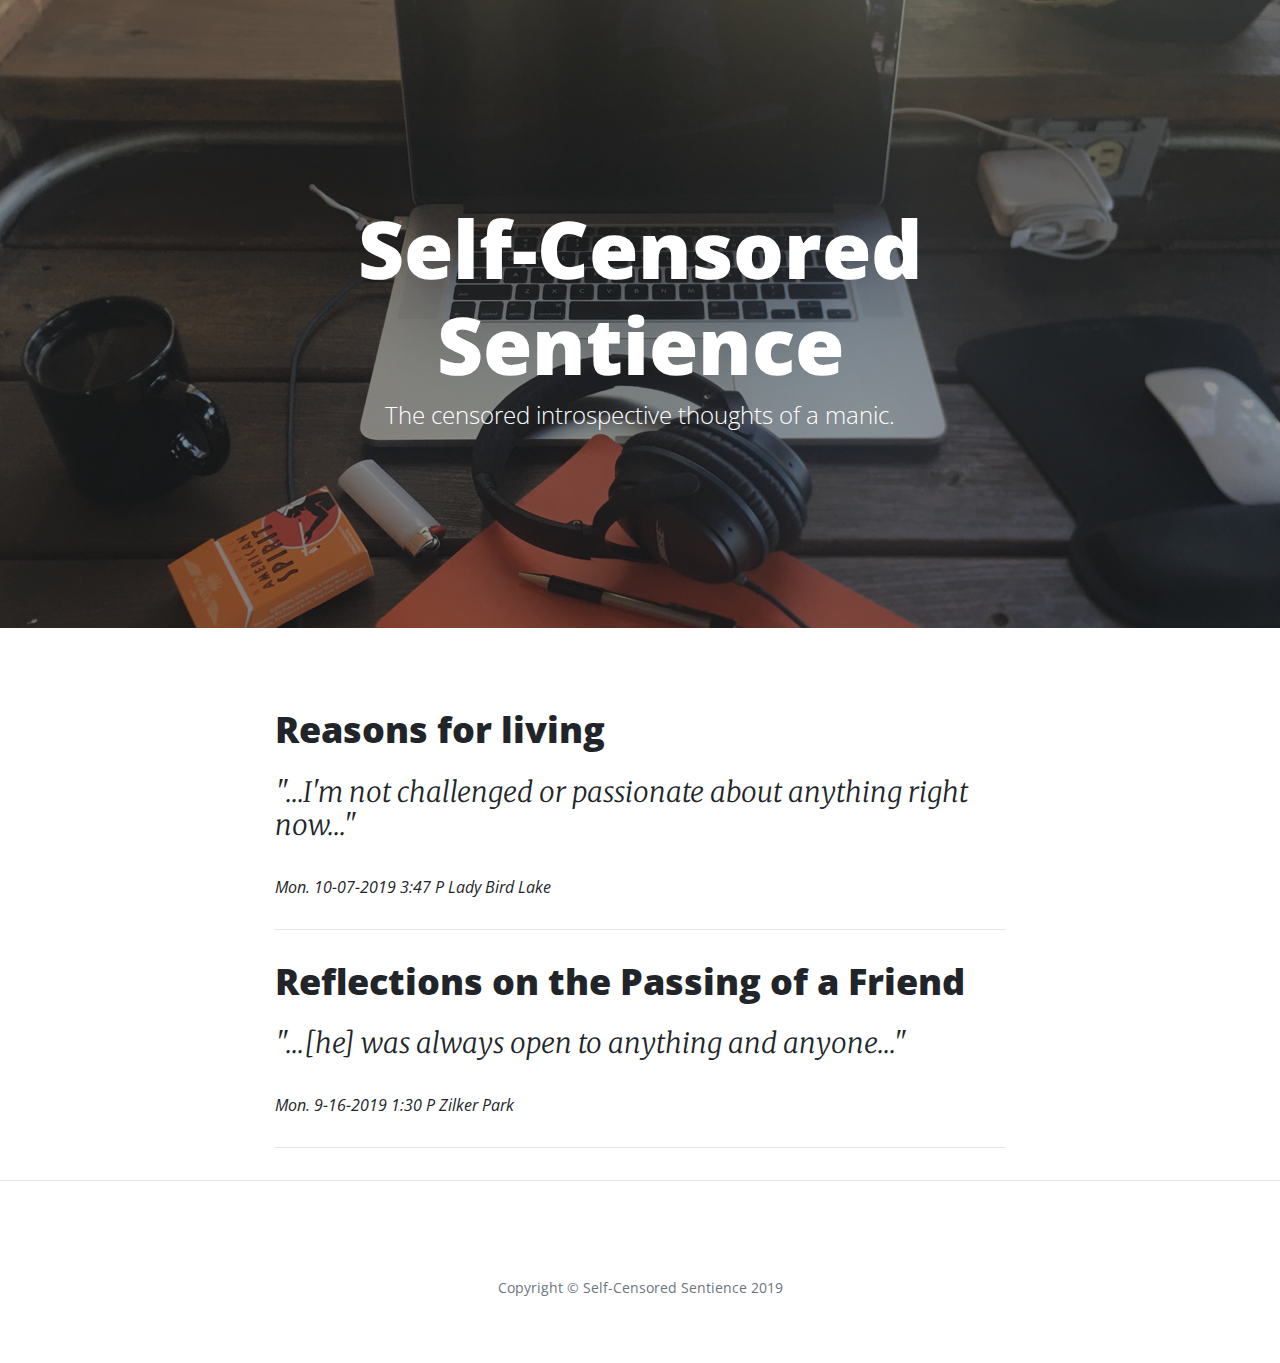
<file: index.html>
<!DOCTYPE html>
<html lang="en">

<head>

	<meta charset="utf-8">
	<meta name="viewport" content="width=device-width, initial-scale=1, shrink-to-fit=no">
	<meta name="description" content="">
	<meta name="author" content="">

	<title>Self-Censored Sentience</title>

	<!-- Bootstrap core CSS -->
	<link href="vendor/bootstrap/css/bootstrap.min.css" rel="stylesheet">

	<!-- Custom fonts for this template -->
	<link href="vendor/fontawesome-free/css/all.min.css" rel="stylesheet" type="text/css">
	<link href="https://fonts.googleapis.com/css?family=Merriweather:300i,400,400i&display=swap" rel="stylesheet" type='text/css'>
	<link href='https://fonts.googleapis.com/css?family=Open+Sans:300italic,400italic,600italic,700italic,800italic,400,300,600,700,800' rel='stylesheet' type='text/css'>

	<!-- Custom styles for this template -->
	<link href="css/clean-blog.css" rel="stylesheet">

</head>

<body>

<!-- Page Header -->
<header class="masthead" style="background-image: url('img/home-bg.png')">
	<div class="overlay"></div>
	<div class="container">
		<div class="row">
			<div class="col-lg-8 col-md-10 mx-auto">
				<div class="site-heading">
					<h1>Self-Censored Sentience</h1>
					<span class="subheading">The censored introspective thoughts of a manic.</span>
				</div>
			</div>
		</div>
	</div>
</header>

<!-- Main Content -->
<div class="container">
	<div class="row">
		<div class="col-lg-8 col-md-10 mx-auto">

			<!-- [Template] Post Preview
			<div class="post-preview">
				<a href="blog-template_title_ddd_mm-dd-yyyy_hmm-a-p.html">
					<h2 class="post-title">Title</h2>
					<h3 class="post-subtitle">"...Quote..."</h3>
				</a>
				<p class="post-meta">ddd. mm-dd-yyyy h:mm A/P <a href="https://goo.gl/maps/yTnhvbhvhCBDjvRy8"  target="_blank">Location</a></p>

				<hr>
			</div>
			[Template] -->

			<!-- Not Finished Post Preview  
			<div class="post-preview">
				<a href="the-frustrations-of-biology_mon_12-09-2019_100-p.html">
					<h2 class="post-title">The Frustrations of Biology</h2>
					<h3 class="post-subtitle">"...I want to stop but something keeps making me buy them..."</h3>
				</a>
				<p class="post-meta">Mon. 12-09-2019 1:00 P <a href="https://goo.gl/maps/yTnhvbhvhCBDjvRy8"  target="_blank">Zilker Park</a></p>

				<hr>
			</div>
			-->
			
			<!-- Not Finished Post Preview
			<div class="post-preview">
				<a href="cost-benefit-friends_tue_12-03-2019_546-p.html">
					<h2 class="post-title">Cost-Benefit Friends</h2>
					<h3 class="post-subtitle">"...She's using me, but I get something out of it..."</h3>
				</a>
				<p class="post-meta">Tue. 12-03-2019 5:46 P <a href="https://goo.gl/maps/yTnhvbhvhCBDjvRy8"  target="_blank">Figure 8 Coffee</a></p>

				<hr>
			</div>
			-->

			<!-- Not Finished Post Preview
			<div class="post-preview">
				<a href="longing-for-people_mon_11-18-2019_830-p.html">
					<h2 class="post-title">Longing for People</h2>
					<h3 class="post-subtitle">"...I seek out people to feel less alone..."</h3>
				</a>
				<p class="post-meta">Mon. 11-18-2019 8:30 P <a href="https://goo.gl/maps/yTnhvbhvhCBDjvRy8"  target="_blank">Long Center</a></p>

				<hr>

			</div>
			-->

			<!-- Not Finished Post Preview
			<div class="post-preview">
				<a href="helplessness-and-confronting-ideas_mon_11-18-2019_530-p.html">
					<h2 class="post-title">Helplessness and Confronting Ideas</h2>
					<h3 class="post-subtitle">"...I don't think anyone can help..."</h3>
				</a>
				<p class="post-meta">Mon. 11-18-2019 5:30 P <a href="https://goo.gl/maps/yTnhvbhvhCBDjvRy8"  target="_blank">Figure 8 Coffee House</a></p>

				<hr>

			</div>
			-->

			<div class="post-preview">
				<a href="reasons-for-living_mon_10-07-2019_347-p.html">
					<h2 class="post-title">Reasons for living</h2>
					<h3 class="post-subtitle">"...I'm not challenged or passionate about anything right now..."</h3>
				</a>
				<p class="post-meta">Mon. 10-07-2019 3:47 P Lady Bird Lake</p>

				<hr>

			</div>

			<!-- Post Preview -->
			<div class="post-preview">
				<a href="reflections-on-the-passing-of-a-friend_mon_9-16-2019_130-p.html">
					<h2 class="post-title">Reflections on the Passing of a Friend</h2>
					<h3 class="post-subtitle">"...[he] was always open to anything and anyone..."</h3>
				</a>
				<p class="post-meta">Mon. 9-16-2019 1:30 P Zilker Park</p>

				<hr>

			</div>
		</div>
	</div>
</div>

<hr>

<!-- Footer -->
<footer>
	<div class="container">
		<div class="row">
			<div class="col-lg-8 col-md-10 mx-auto">
      <p class="copyright text-muted">Copyright &copy; Self-Censored Sentience 2019</p>
  </div>
</div>
</div>
</footer>

<!-- Bootstrap core JavaScript -->
<script src="vendor/jquery/jquery.min.js"></script>
<script src="vendor/bootstrap/js/bootstrap.bundle.min.js"></script>

<!-- Custom scripts for this template -->
<script src="js/clean-blog.min.js"></script>

</body>

</html>
</file>
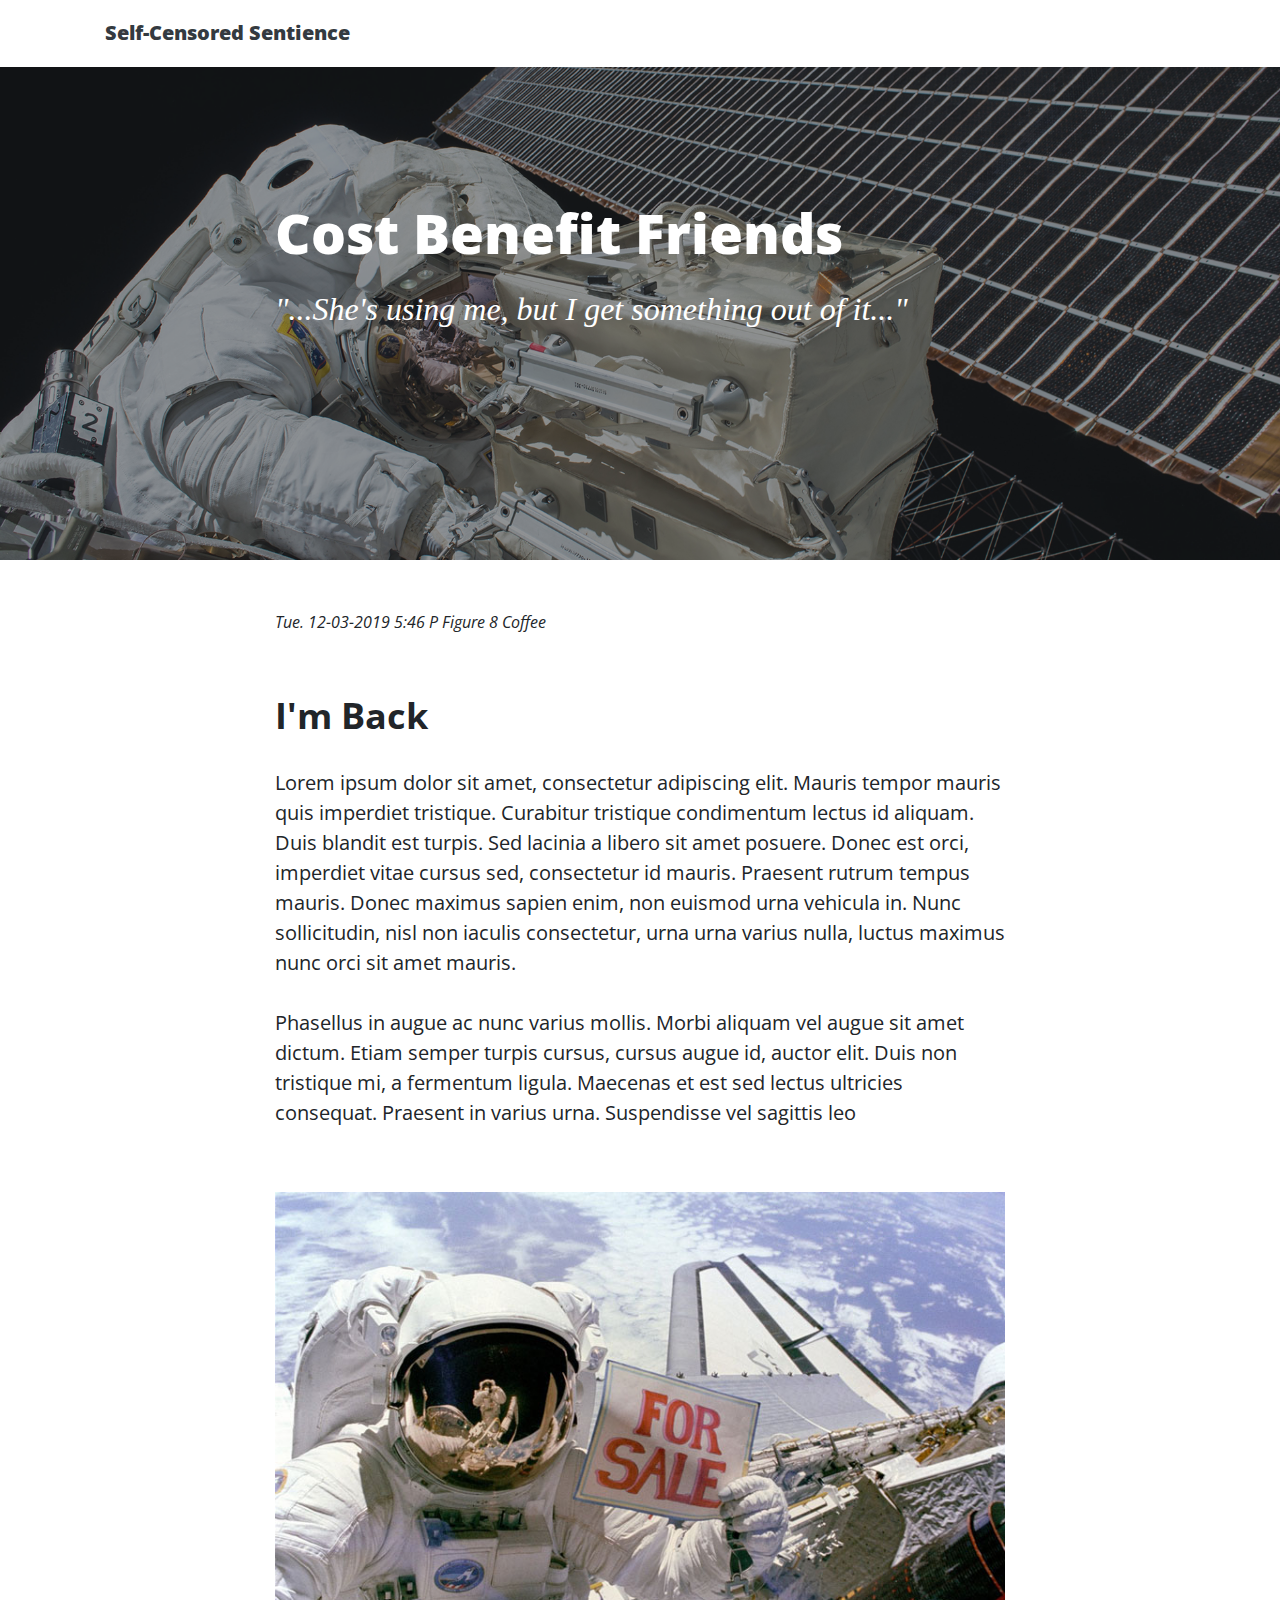
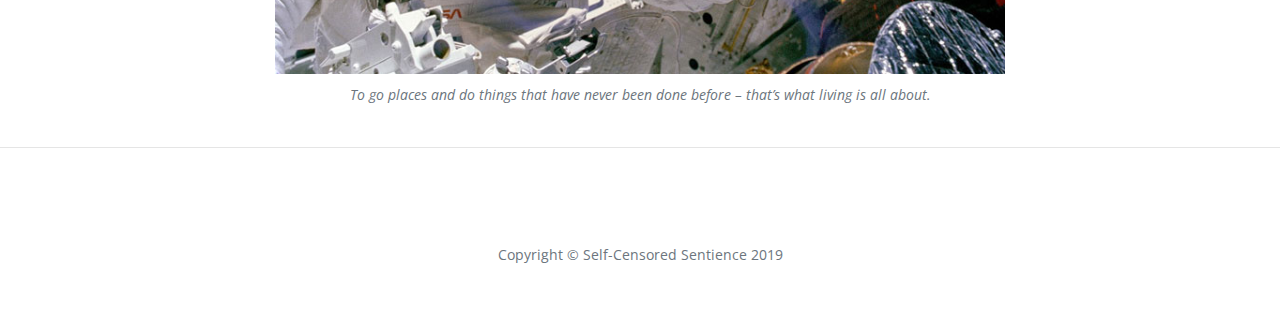
<file: cost-benefit-friends_tue_12-03-2019_546-p.html>
<!DOCTYPE html>
<html lang="en">

<head>

   <meta charset="utf-8">
   <meta name="viewport" content="width=device-width, initial-scale=1, shrink-to-fit=no">
   <meta name="description" content="">
   <meta name="author" content="">

   <title>Cost Benefit Friends | 12-03-2019</title>

   <!-- Bootstrap core CSS -->
   <link href="vendor/bootstrap/css/bootstrap.min.css" rel="stylesheet">

   <!-- Custom fonts for this template -->
   <link href="vendor/fontawesome-free/css/all.min.css" rel="stylesheet" type="text/css">
   <link href='https://fonts.googleapis.com/css?family=Lora:400,700,400italic,700italic' rel='stylesheet' type='text/css'>
   <link href='https://fonts.googleapis.com/css?family=Open+Sans:300italic,400italic,600italic,700italic,800italic,400,300,600,700,800' rel='stylesheet' type='text/css'>

   <!-- Custom styles for this template -->
   <link href="css/clean-blog.css" rel="stylesheet">

</head>

<body>

     <!-- Navigation -->
     <nav class="navbar navbar-expand-lg navbar-light fixed-top" id="mainNav">
          <div class="container">
               <a class="navbar-brand" href="index.html">Self-Censored Sentience</a>
          </div>
     </nav>

     <!-- Page Header -->
     <header class="masthead" style="background-image: url('img/post-bg.jpg')">
          <div class="overlay"></div>
          <div class="container">
               <div class="row">
                    <div class="col-lg-8 col-md-10 mx-auto">
                         <div class="post-heading">
                              <h1 class="post-title">Cost Benefit Friends</h1>
                              <h2 class="post-subtitle">"...She's using me, but I get something out of it..."</h2>
                         </div>
                    </div>
               </div>
          </div>
     </header>

<!-- Post Content -->
<article>
     <div class="container">
          <div class="row">
               <div class="col-lg-8 col-md-10 mx-auto">

                    <!-- Post Date Time and Location -->
                    <p class="post-meta">Tue. 12-03-2019 5:46 P <a href="https://goo.gl/maps/yTnhvbhvhCBDjvRy8"  target="_blank">Figure 8 Coffee</a></p>


                    <!-- Section Heading -->
                    <h2 class="section-heading">I'm Back</h2>


                    <!-- Paragraph -->
                    <p>Lorem ipsum dolor sit amet, consectetur adipiscing elit. Mauris tempor mauris quis imperdiet tristique. Curabitur tristique condimentum lectus id aliquam. Duis blandit est turpis. Sed lacinia a libero sit amet posuere. Donec est orci, imperdiet vitae cursus sed, consectetur id mauris. Praesent rutrum tempus mauris. Donec maximus sapien enim, non euismod urna vehicula in. Nunc sollicitudin, nisl non iaculis consectetur, urna urna varius nulla, luctus maximus nunc orci sit amet mauris.</p>

                    <p>Phasellus in augue ac nunc varius mollis. Morbi aliquam vel augue sit amet dictum. Etiam semper turpis cursus, cursus augue id, auctor elit. Duis non tristique mi, a fermentum ligula. Maecenas et est sed lectus ultricies consequat. Praesent in varius urna. Suspendisse vel sagittis leo</p>

                    <!-- Image -->
                    <figure>
                         <a href="#"><img class="img-fluid" src="img/post-sample-image.jpg" alt=""></a>
                         <figcaption class="caption text-muted">To go places and do things that have never been done before – that’s what living is all about.</figcaption>
                    </figure>

               </div>
          </div>
     </div>
</article>

<hr>

<!-- Footer -->
<footer>
     <div class="container">
          <div class="row">
               <div class="col-lg-8 col-md-10 mx-auto">
                   <p class="copyright text-muted">Copyright &copy; Self-Censored Sentience 2019</p>
              </div>
         </div>
    </div>
</footer>

<!-- Bootstrap core JavaScript -->
<script src="vendor/jquery/jquery.min.js"></script>
<script src="vendor/bootstrap/js/bootstrap.bundle.min.js"></script>

<!-- Custom scripts for this template -->
<script src="js/clean-blog.min.js"></script>

</body>

</html>
</file>
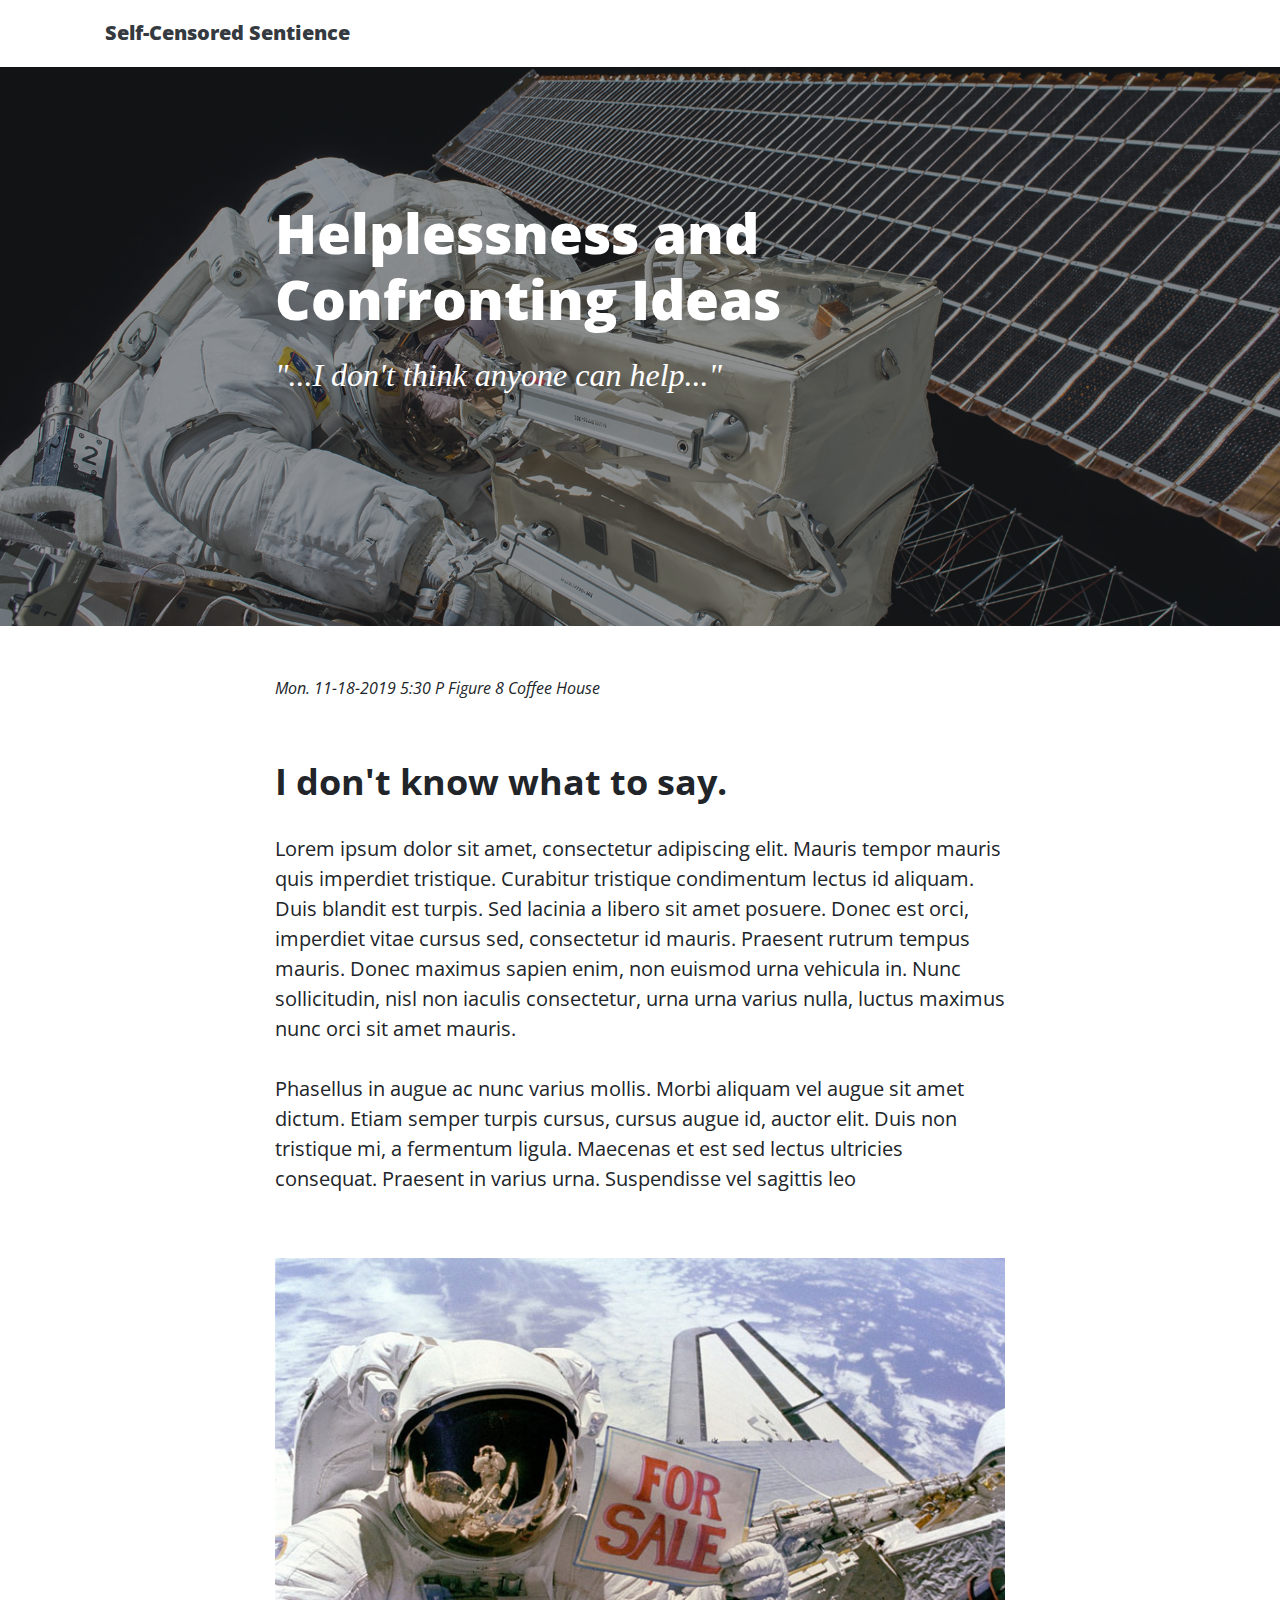
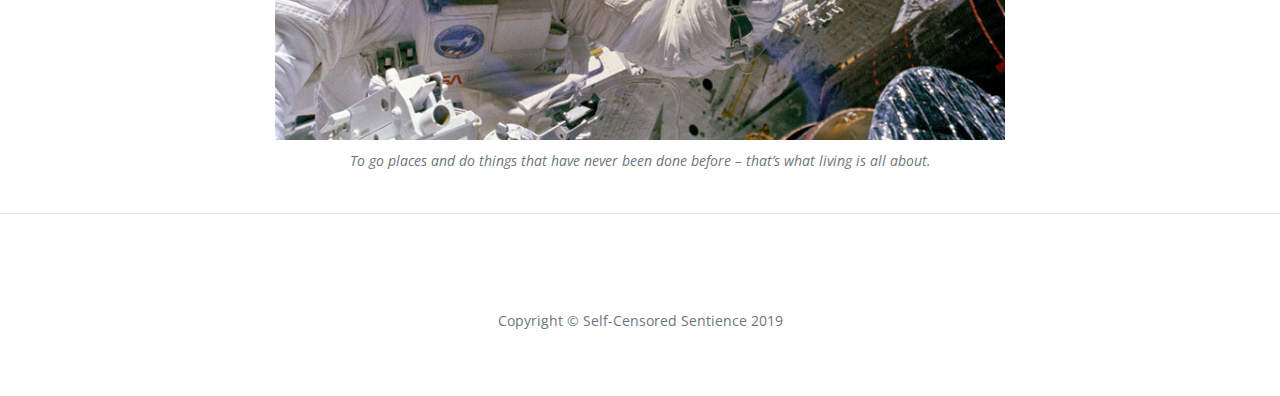
<file: helplessness-and-confronting-ideas_mon_11-18-2019_530-p.html>
<!DOCTYPE html>
<html lang="en">

<head>

   <meta charset="utf-8">
   <meta name="viewport" content="width=device-width, initial-scale=1, shrink-to-fit=no">
   <meta name="description" content="">
   <meta name="author" content="">

   <title>Helplessness and Confronting Ideas | 11-18-2019</title>

   <!-- Bootstrap core CSS -->
   <link href="vendor/bootstrap/css/bootstrap.min.css" rel="stylesheet">

   <!-- Custom fonts for this template -->
   <link href="vendor/fontawesome-free/css/all.min.css" rel="stylesheet" type="text/css">
   <link href='https://fonts.googleapis.com/css?family=Lora:400,700,400italic,700italic' rel='stylesheet' type='text/css'>
   <link href='https://fonts.googleapis.com/css?family=Open+Sans:300italic,400italic,600italic,700italic,800italic,400,300,600,700,800' rel='stylesheet' type='text/css'>

   <!-- Custom styles for this template -->
   <link href="css/clean-blog.css" rel="stylesheet">

</head>

<body>

     <!-- Navigation -->
     <nav class="navbar navbar-expand-lg navbar-light fixed-top" id="mainNav">
          <div class="container">
               <a class="navbar-brand" href="index.html">Self-Censored Sentience</a>
          </div>
     </nav>

     <!-- Page Header -->
     <header class="masthead" style="background-image: url('img/post-bg.jpg')">
          <div class="overlay"></div>
          <div class="container">
               <div class="row">
                    <div class="col-lg-8 col-md-10 mx-auto">
                         <div class="post-heading">
                              <h1 class="post-title">Helplessness and Confronting Ideas</h1>
                              <h2 class="post-subtitle">"...I don't think anyone can help..."</h2>
                         </div>
                    </div>
               </div>
          </div>
     </header>

<!-- Post Content -->
<article>
     <div class="container">
          <div class="row">
               <div class="col-lg-8 col-md-10 mx-auto">

                    <!-- Post Date Time and Location -->
                    <p class="post-meta">Mon. 11-18-2019 5:30 P <a href="https://goo.gl/maps/yTnhvbhvhCBDjvRy8"  target="_blank">Figure 8 Coffee House</a></p>


                    <!-- Section Heading -->
                    <h2 class="section-heading">I don't know what to say.</h2>


                    <!-- Paragraph -->
                    <p>Lorem ipsum dolor sit amet, consectetur adipiscing elit. Mauris tempor mauris quis imperdiet tristique. Curabitur tristique condimentum lectus id aliquam. Duis blandit est turpis. Sed lacinia a libero sit amet posuere. Donec est orci, imperdiet vitae cursus sed, consectetur id mauris. Praesent rutrum tempus mauris. Donec maximus sapien enim, non euismod urna vehicula in. Nunc sollicitudin, nisl non iaculis consectetur, urna urna varius nulla, luctus maximus nunc orci sit amet mauris.</p>

                    <p>Phasellus in augue ac nunc varius mollis. Morbi aliquam vel augue sit amet dictum. Etiam semper turpis cursus, cursus augue id, auctor elit. Duis non tristique mi, a fermentum ligula. Maecenas et est sed lectus ultricies consequat. Praesent in varius urna. Suspendisse vel sagittis leo</p>

                    <!-- Image -->
                    <figure>
                         <a href="#"><img class="img-fluid" src="img/post-sample-image.jpg" alt=""></a>
                         <figcaption class="caption text-muted">To go places and do things that have never been done before – that’s what living is all about.</figcaption>
                    </figure>

               </div>
          </div>
     </div>
</article>

<hr>

<!-- Footer -->
<footer>
     <div class="container">
          <div class="row">
               <div class="col-lg-8 col-md-10 mx-auto">
                   <p class="copyright text-muted">Copyright &copy; Self-Censored Sentience 2019</p>
              </div>
         </div>
    </div>
</footer>

<!-- Bootstrap core JavaScript -->
<script src="vendor/jquery/jquery.min.js"></script>
<script src="vendor/bootstrap/js/bootstrap.bundle.min.js"></script>

<!-- Custom scripts for this template -->
<script src="js/clean-blog.min.js"></script>

</body>

</html>
</file>
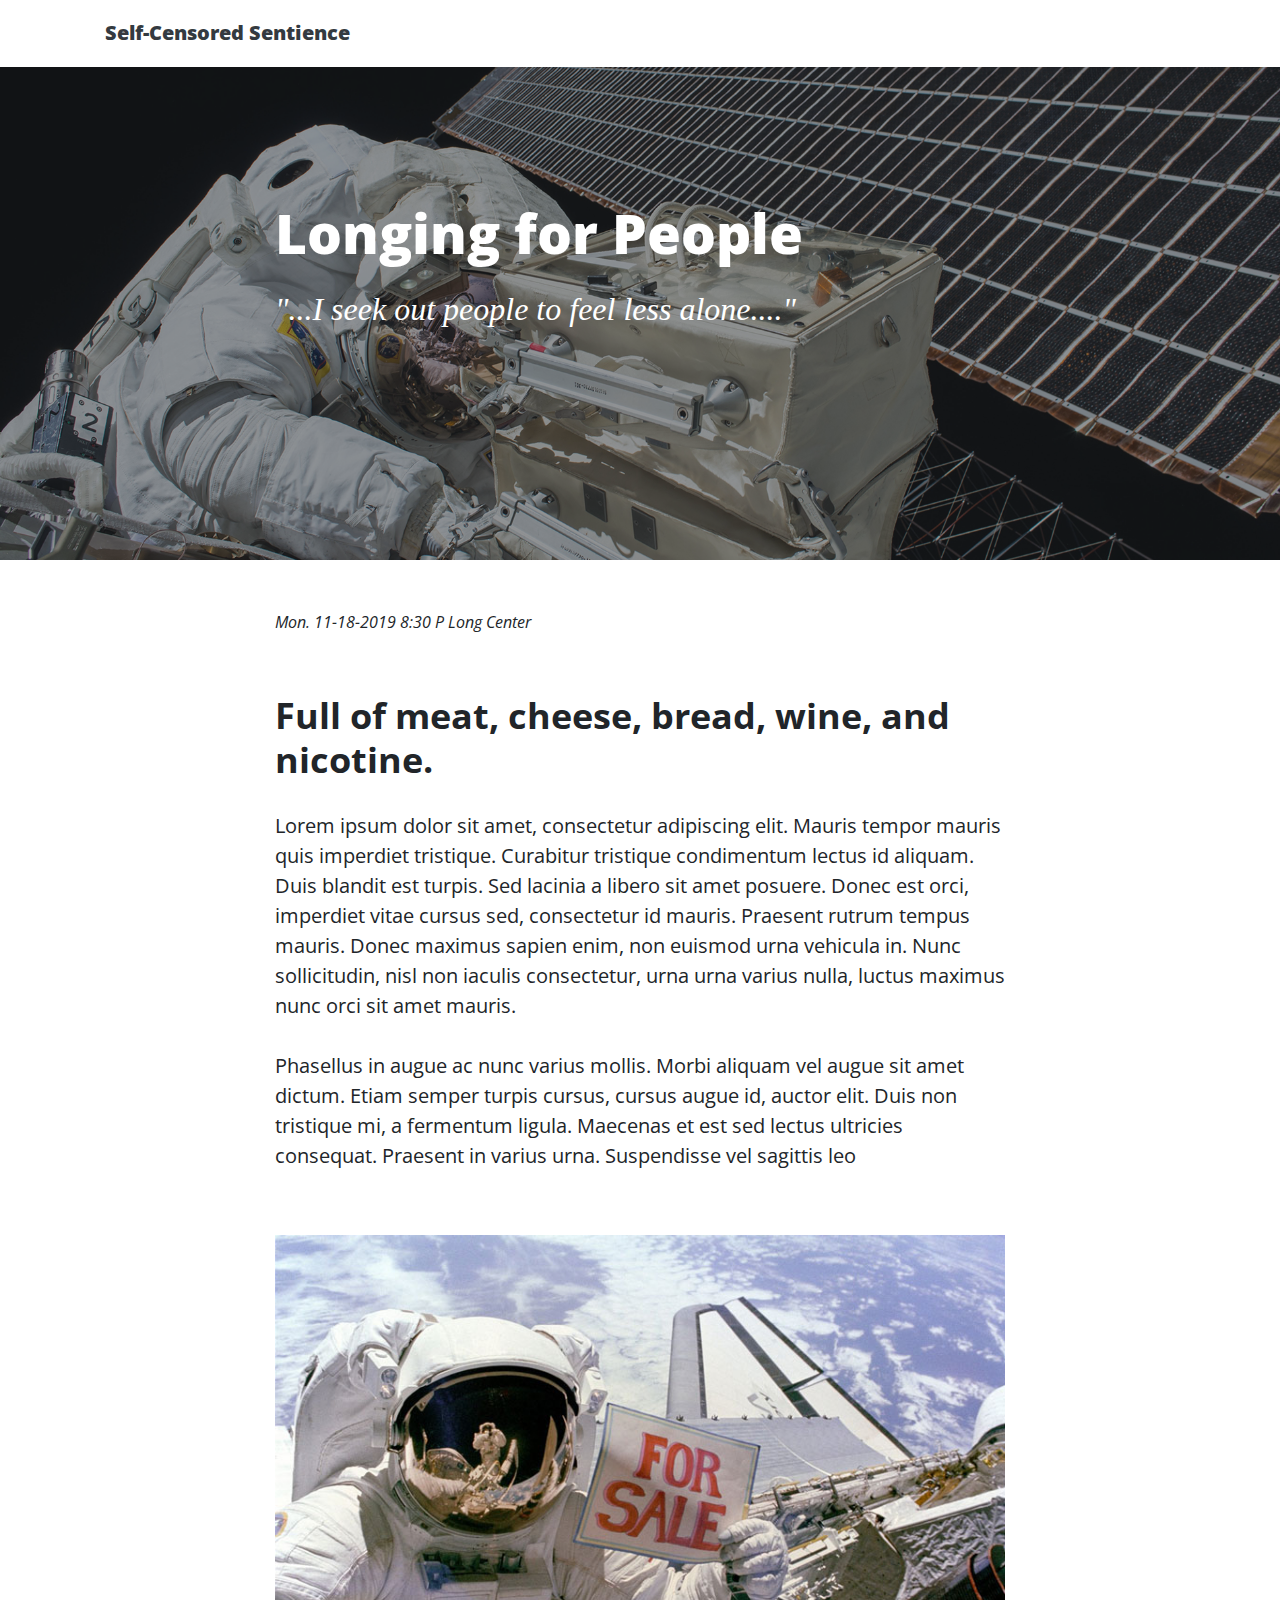
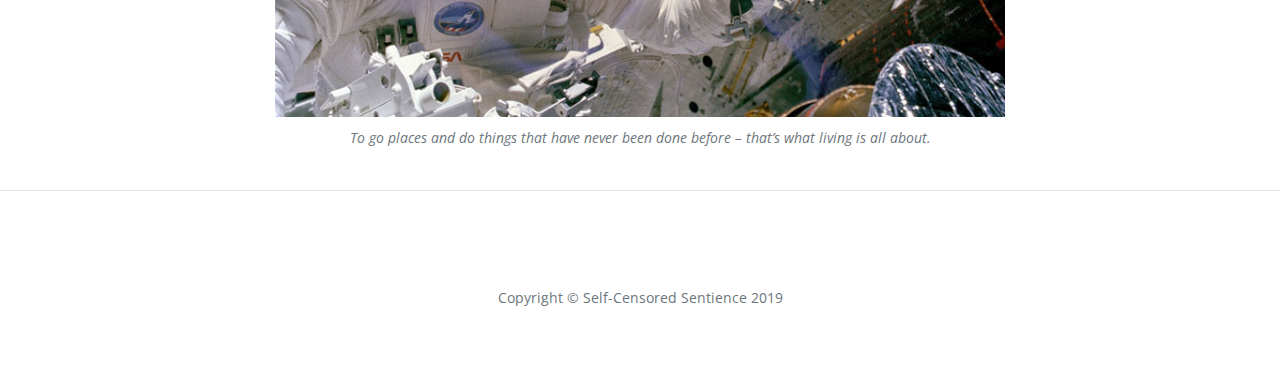
<file: longing-for-people_mon_11-18-2019_830-p.html>
<!DOCTYPE html>
<html lang="en">

<head>

   <meta charset="utf-8">
   <meta name="viewport" content="width=device-width, initial-scale=1, shrink-to-fit=no">
   <meta name="description" content="">
   <meta name="author" content="">

   <title>Longing for People | 11-18-2019</title>

   <!-- Bootstrap core CSS -->
   <link href="vendor/bootstrap/css/bootstrap.min.css" rel="stylesheet">

   <!-- Custom fonts for this template -->
   <link href="vendor/fontawesome-free/css/all.min.css" rel="stylesheet" type="text/css">
   <link href='https://fonts.googleapis.com/css?family=Lora:400,700,400italic,700italic' rel='stylesheet' type='text/css'>
   <link href='https://fonts.googleapis.com/css?family=Open+Sans:300italic,400italic,600italic,700italic,800italic,400,300,600,700,800' rel='stylesheet' type='text/css'>

   <!-- Custom styles for this template -->
   <link href="css/clean-blog.css" rel="stylesheet">

</head>

<body>

     <!-- Navigation -->
     <nav class="navbar navbar-expand-lg navbar-light fixed-top" id="mainNav">
          <div class="container">
               <a class="navbar-brand" href="index.html">Self-Censored Sentience</a>
          </div>
     </nav>

     <!-- Page Header -->
     <header class="masthead" style="background-image: url('img/post-bg.jpg')">
          <div class="overlay"></div>
          <div class="container">
               <div class="row">
                    <div class="col-lg-8 col-md-10 mx-auto">
                         <div class="post-heading">
                              <h1 class="post-title">Longing for People</h1>
                              <h2 class="post-subtitle">"...I seek out people to feel less alone...."</h2>
                         </div>
                    </div>
               </div>
          </div>
     </header>

<!-- Post Content -->
<article>
     <div class="container">
          <div class="row">
               <div class="col-lg-8 col-md-10 mx-auto">

                    <!-- Post Date Time and Location -->
                    <p class="post-meta">Mon. 11-18-2019 8:30 P <a href="https://goo.gl/maps/yTnhvbhvhCBDjvRy8"  target="_blank">Long Center</a></p>


                    <!-- Section Heading -->
                    <h2 class="section-heading">Full of meat, cheese, bread, wine, and nicotine.</h2>


                    <!-- Paragraph -->
                    <p>Lorem ipsum dolor sit amet, consectetur adipiscing elit. Mauris tempor mauris quis imperdiet tristique. Curabitur tristique condimentum lectus id aliquam. Duis blandit est turpis. Sed lacinia a libero sit amet posuere. Donec est orci, imperdiet vitae cursus sed, consectetur id mauris. Praesent rutrum tempus mauris. Donec maximus sapien enim, non euismod urna vehicula in. Nunc sollicitudin, nisl non iaculis consectetur, urna urna varius nulla, luctus maximus nunc orci sit amet mauris.</p>

                    <p>Phasellus in augue ac nunc varius mollis. Morbi aliquam vel augue sit amet dictum. Etiam semper turpis cursus, cursus augue id, auctor elit. Duis non tristique mi, a fermentum ligula. Maecenas et est sed lectus ultricies consequat. Praesent in varius urna. Suspendisse vel sagittis leo</p>

                    <!-- Image -->
                    <figure>
                         <a href="#"><img class="img-fluid" src="img/post-sample-image.jpg" alt=""></a>
                         <figcaption class="caption text-muted">To go places and do things that have never been done before – that’s what living is all about.</figcaption>
                    </figure>

               </div>
          </div>
     </div>
</article>

<hr>

<!-- Footer -->
<footer>
     <div class="container">
          <div class="row">
               <div class="col-lg-8 col-md-10 mx-auto">
                   <p class="copyright text-muted">Copyright &copy; Self-Censored Sentience 2019</p>
              </div>
         </div>
    </div>
</footer>

<!-- Bootstrap core JavaScript -->
<script src="vendor/jquery/jquery.min.js"></script>
<script src="vendor/bootstrap/js/bootstrap.bundle.min.js"></script>

<!-- Custom scripts for this template -->
<script src="js/clean-blog.min.js"></script>

</body>

</html>
</file>
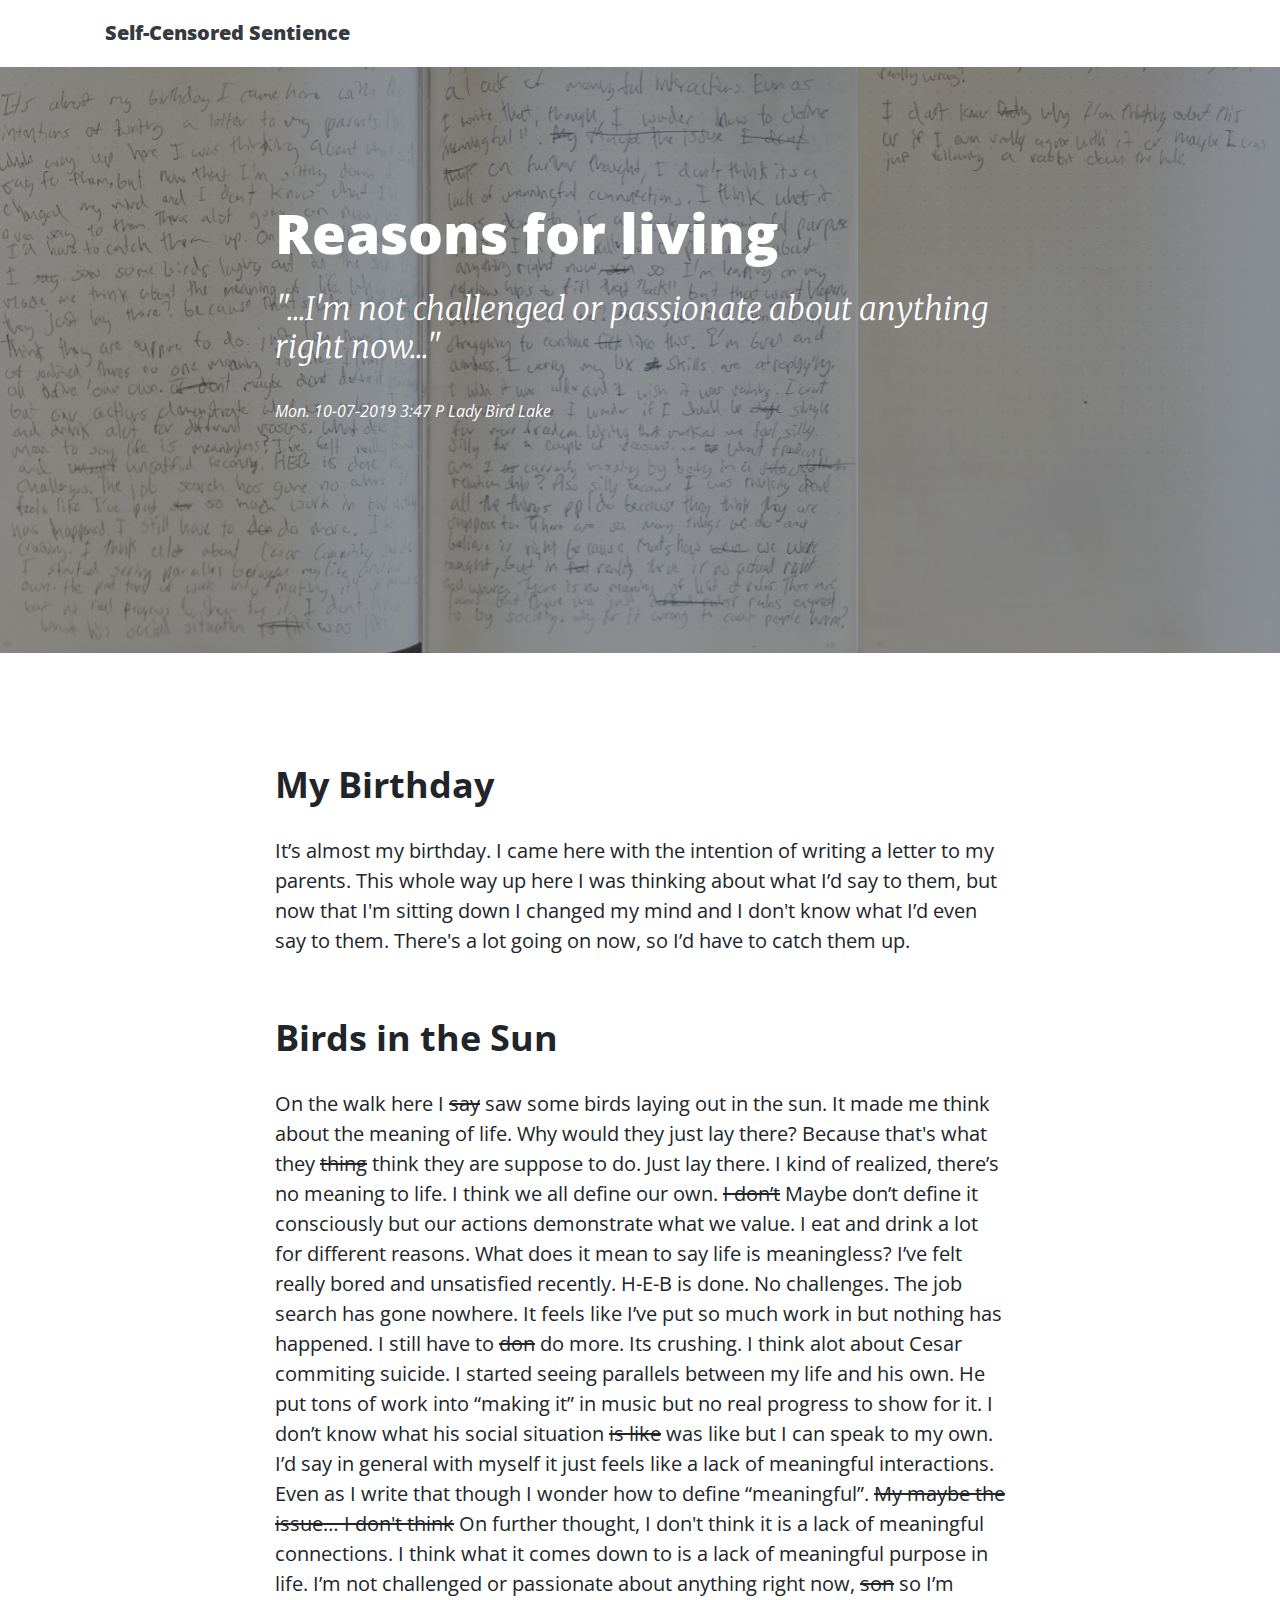
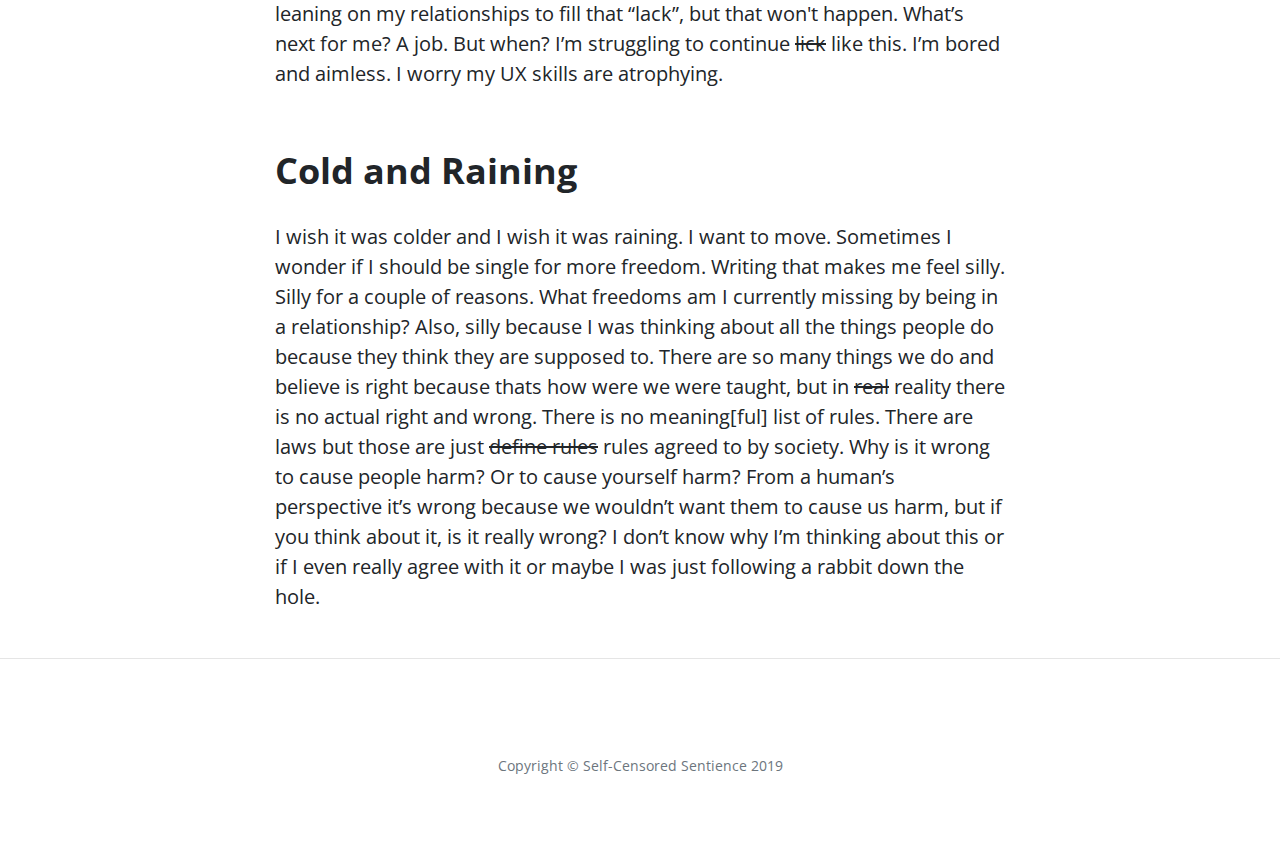
<file: reasons-for-living_mon_10-07-2019_347-p.html>
<!DOCTYPE html>
<html lang="en">

<head>

     <meta charset="utf-8">
     <meta name="viewport" content="width=device-width, initial-scale=1, shrink-to-fit=no">
     <meta name="description" content="">
     <meta name="author" content="">

     <title>Reasons for living | Mon. 10-07-2019</title>

     <!-- Bootstrap core CSS -->
     <link href="vendor/bootstrap/css/bootstrap.min.css" rel="stylesheet">

     <!-- Custom fonts for this template -->
     <link href="vendor/fontawesome-free/css/all.min.css" rel="stylesheet" type="text/css">
     <link href="https://fonts.googleapis.com/css?family=Merriweather:300i,400,400i&display=swap" rel="stylesheet" type='text/css'>
     <link href='https://fonts.googleapis.com/css?family=Open+Sans:300italic,400italic,600italic,700italic,800italic,400,300,600,700,800' rel='stylesheet' type='text/css'>

     <!-- Custom styles for this template -->
     <link href="css/clean-blog.css" rel="stylesheet">

   </head>

<body>

     <!-- Navigation -->
     <nav class="navbar navbar-expand-lg navbar-light fixed-top" id="mainNav">
          <div class="container">
               <a class="navbar-brand" href="index.html">Self-Censored Sentience</a>
          </div>
     </nav>

     <!-- Page Header -->
     <header class="masthead" style="background-image: url('img/reasons-for-living_mon_10-07-2019_347-p/journal-img_all.png')">
          <div class="overlay"></div>
          <div class="container">
               <div class="row">
                    <div class="col-lg-8 col-md-10 mx-auto">
                         <div class="post-heading">
                              <h1 class="post-title">Reasons for living</h1>
                              <h2 class="post-subtitle">"...I'm not challenged or passionate about anything right now..."</h2>
                              <!-- Post Date Time and Location -->
                              <p class="post-meta">Mon. 10-07-2019 3:47 P Lady Bird Lake</p>
                         </div>
                    </div>
               </div>
          </div>
     </header>

     <!-- Post Content -->
     <article>
          <div class="container">
               <div class="row">
                    <div class="col-lg-8 col-md-10 mx-auto">

                         <h2 class="section-heading">My Birthday</h2>

                         <p>It’s almost my birthday. I came here with the intention of writing a letter to my parents. This whole way up here I was thinking about what I’d say to them, but now that I'm sitting down I changed my mind and I don't know what I’d even say to them. There's a lot going on now, so I’d have to catch them up.</p>

                         <h2 class="section-heading">Birds in the Sun</h2>

                         <p>On the walk here I <s>say</s> saw some birds laying out in the sun. It made me think about the meaning of life. Why would they just lay there? Because that's what they <s>thing</s> think they are suppose to do. Just lay there. I kind of realized, there’s no meaning to life. I think we all define our own. <s>I don’t</s> Maybe don’t define it consciously but our actions demonstrate what we value. I eat and drink a lot for different reasons. What does it mean to say life is meaningless? I’ve felt really bored and unsatisfied recently. H-E-B is done. No challenges. The job search has gone nowhere. It feels like I’ve put so much work in but nothing has happened. I still have to <s>don</s> do more.  Its crushing. I think alot about Cesar commiting suicide. I started seeing parallels between my life and his own. He put tons of work into “making it” in music but no real progress to show for it. I don’t know what his social situation <s>is like</s> was like but I can speak to my own. I’d say in general with myself it just feels like a lack of meaningful interactions. Even as I write that though I wonder how to define “meaningful”. <s>My maybe the issue… I don't think</s> On further thought, I don't think it is a lack of meaningful connections. I think what it comes down to is a lack of meaningful purpose in life. I’m not challenged or passionate about anything right now, <s>son</s> so I’m leaning on my relationships to fill that “lack”, but that won't happen. What’s next for me? A job. But when? I’m struggling to continue <s>lick</s> like this. I’m bored and aimless. I worry my UX skills are atrophying.</p>

                         <h2 class="section-heading">Cold and Raining</h2>

                         <p>I wish it was colder and I wish it was raining. I want to move. Sometimes I wonder if I should be single for more freedom. Writing that makes me feel silly. Silly for a couple of reasons. What freedoms am I currently missing by being in a relationship? Also, silly because I was thinking about all the things people do because they think they are supposed to. There are so many things we do and believe is right because thats how were we were taught, but in <s>real</s> reality there is no actual right and wrong. There is no meaning[ful] list of rules. There are laws but those are just <s>define rules</s> rules agreed to by society. Why is it wrong to cause people harm? Or to cause yourself harm? From a human’s perspective it’s wrong because we wouldn’t want them to cause us harm, but if you think about it, is it really wrong? I don’t know why I’m thinking about this or if I even really agree with it or maybe I was just following a rabbit down the hole.</p>

                    </div>
               </div>
          </div>
     </article>

<hr>

<!-- Footer -->
     <footer>
          <div class="container">
               <div class="row">
                    <div class="col-lg-8 col-md-10 mx-auto">
                        <p class="copyright text-muted">Copyright &copy; Self-Censored Sentience 2019</p>
                   </div>
              </div>
         </div>
     </footer>

     <!-- Bootstrap core JavaScript -->
     <script src="vendor/jquery/jquery.min.js"></script>
     <script src="vendor/bootstrap/js/bootstrap.bundle.min.js"></script>

     <!-- Custom scripts for this template -->
     <script src="js/clean-blog.min.js"></script>

</body>

</html>
</file>
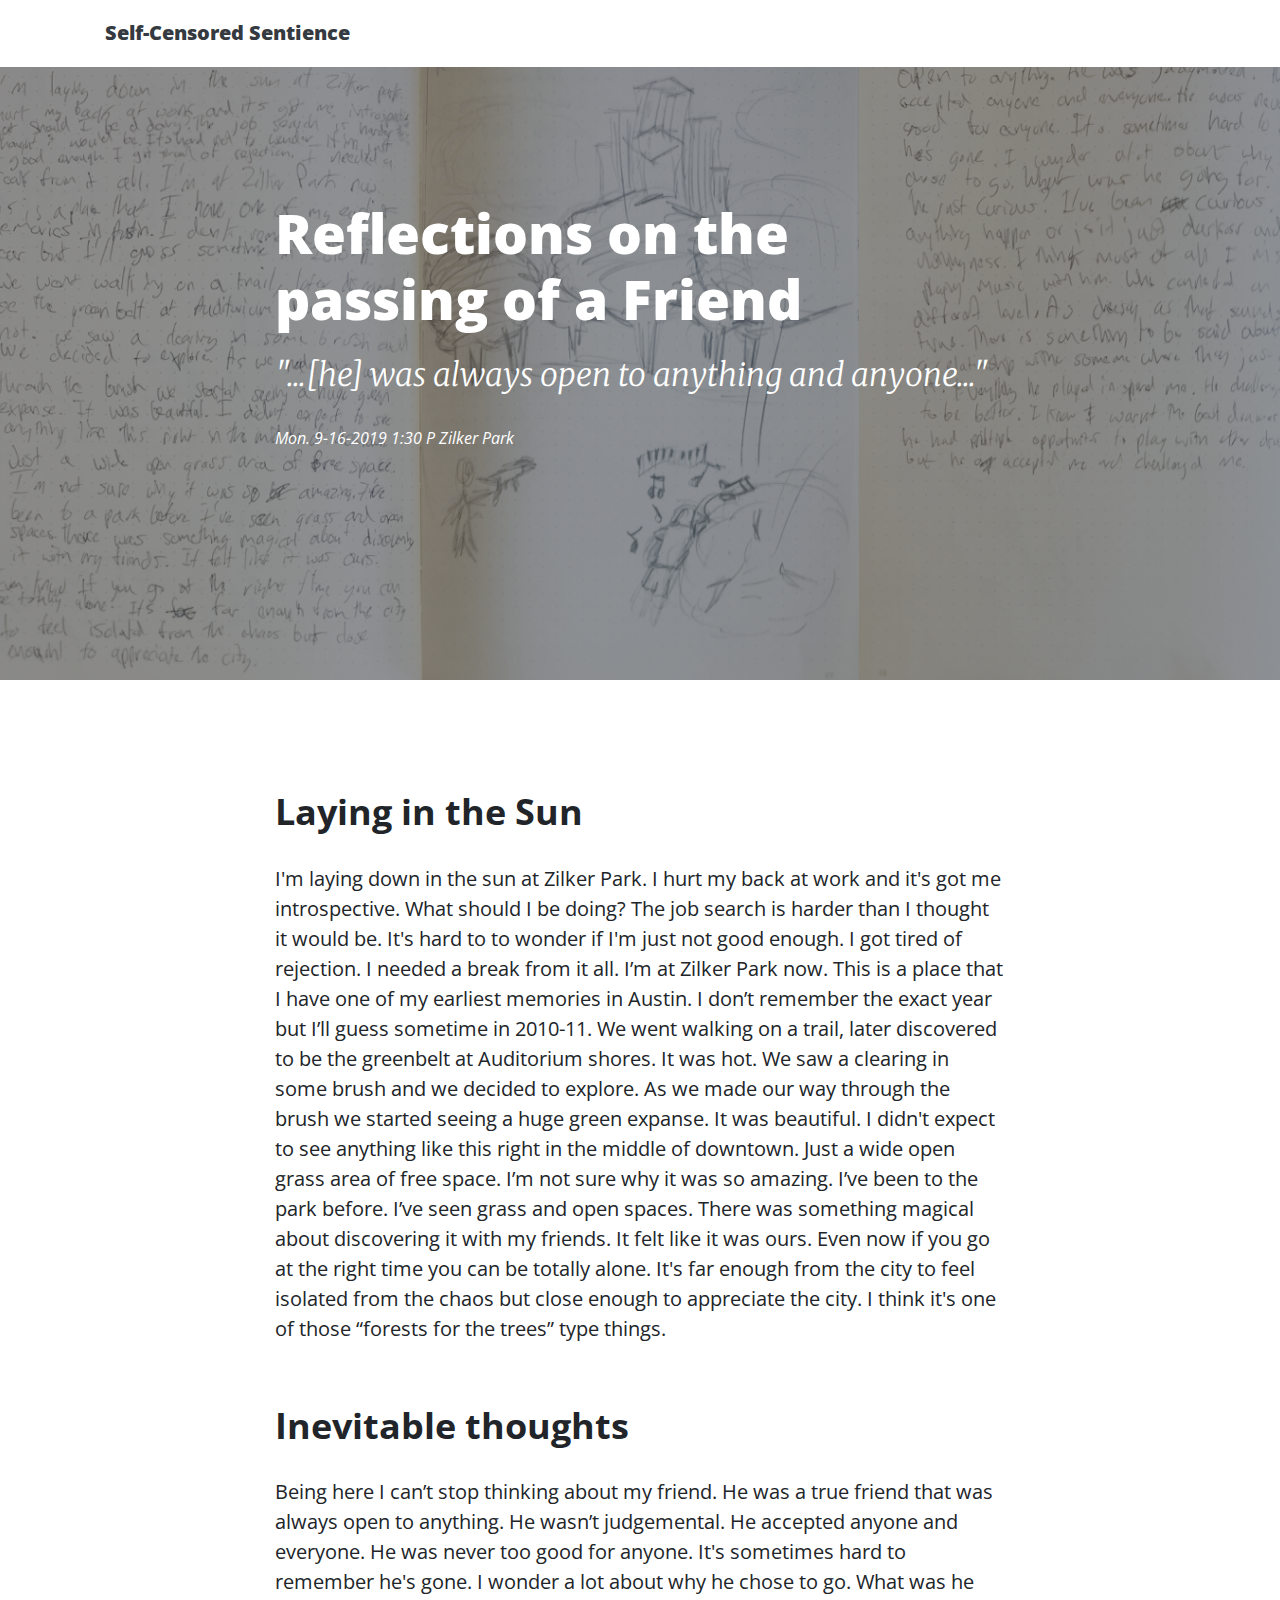
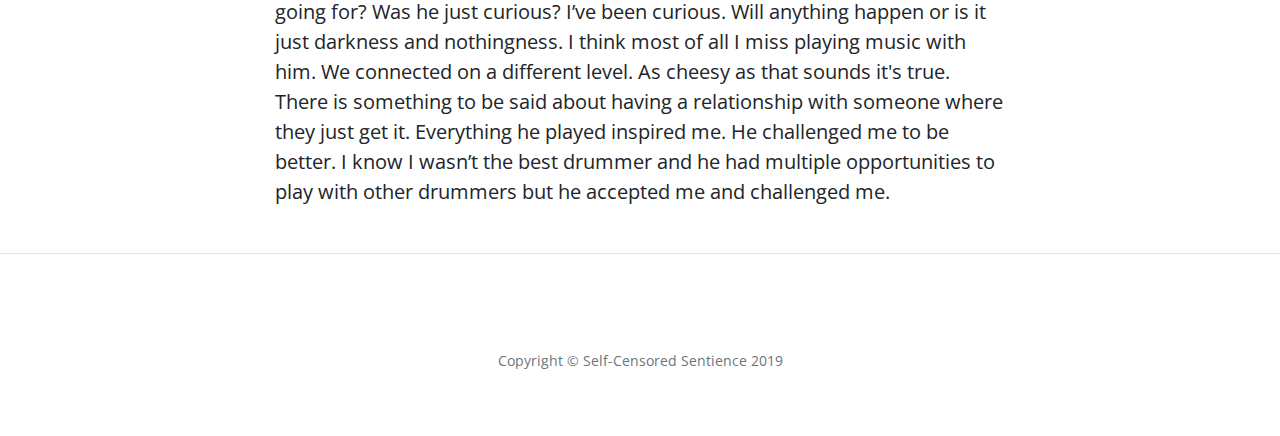
<file: reflections-on-the-passing-of-a-friend_mon_9-16-2019_130-p.html>
<!DOCTYPE html>
<html lang="en">

<head>

     <meta charset="utf-8">
     <meta name="viewport" content="width=device-width, initial-scale=1, shrink-to-fit=no">
     <meta name="description" content="">
     <meta name="author" content="">

     <title>Reflections on the Passing of a Friend | 9-16-2019</title>

     <!-- Bootstrap core CSS -->
     <link href="vendor/bootstrap/css/bootstrap.min.css" rel="stylesheet">

     <!-- Custom fonts for this template -->
     <link href="vendor/fontawesome-free/css/all.min.css" rel="stylesheet" type="text/css">
     <link href="https://fonts.googleapis.com/css?family=Merriweather:300i,400,400i&display=swap" rel="stylesheet" type='text/css'>
     <link href='https://fonts.googleapis.com/css?family=Open+Sans:300italic,400italic,600italic,700italic,800italic,400,300,600,700,800' rel='stylesheet' type='text/css'>

     <!-- Custom styles for this template -->
     <link href="css/clean-blog.css" rel="stylesheet">

</head>

<body>

     <!-- Navigation -->
     <nav class="navbar navbar-expand-lg navbar-light fixed-top" id="mainNav">
          <div class="container">
               <a class="navbar-brand" href="index.html">Self-Censored Sentience</a>
          </div>
     </nav>

     <!-- Page Header -->
     <header class="masthead" style="background-image: url('img/reflections-on-the-passing-of-a-friend_mon_9-16-2019_130-p/journal-img_all.png')">
          <div class="overlay"></div>
          <div class="container">
               <div class="row">
                    <div class="col-lg-8 col-md-10 mx-auto">
                         <div class="post-heading">
                              <h1 class="post-title">Reflections on the passing of a Friend</h1>
                              <h2 class="post-subtitle">"...[he] was always open to anything and anyone..."</h2>
                              <!-- Post Date Time and Location -->
                              <p class="post-meta">Mon. 9-16-2019 1:30 P Zilker Park</p>
                         </div>
                    </div>
               </div>
          </div>
     </header>

<!-- Post Content -->
     <article>
          <div class="container">
               <div class="row">
                    <div class="col-lg-8 col-md-10 mx-auto">

                         <!-- Section Heading -->
                         <h2 class="section-heading">Laying in the Sun</h2>

                         <!-- Paragraph -->
                         <p>I'm laying down in the sun at Zilker Park. I hurt my back at work and it's got me introspective. What should I be doing? The job search is harder than I thought it would be. It's hard to to wonder if I'm just not good enough. I got tired of rejection. I needed a break from it all. I’m at Zilker Park now. This is a place that I have one of my earliest memories in Austin. I don’t remember the exact year but I’ll guess sometime in 2010-11. We went walking on a trail, later discovered to be the greenbelt at Auditorium shores. It was hot. We saw a clearing in some brush and we decided to explore. As we made our way through the brush we started seeing a huge green expanse. It was beautiful. I didn't expect to see anything like this right in the middle of downtown. Just a wide open grass area of free space. I’m not sure why it was so amazing. I’ve been to the park before. I’ve seen grass and open spaces. There was something magical about discovering it with my friends. It felt like it was ours. Even now if you go at the right time you can be totally alone. It's far enough from the city to feel isolated from the chaos but close enough to appreciate the city. I think it's one of those “forests for the trees” type things.</p>

                         <!-- Section Heading -->
                         <h2 class="section-heading">Inevitable thoughts</h2>

                         <p>Being here I can’t stop thinking about my friend. He was a true friend that was always open to anything. He wasn’t judgemental. He accepted anyone and everyone. He was never too good for anyone. It's sometimes hard to remember he's gone. I wonder a lot about why he chose to go. What was he going for? Was he just curious? I’ve been curious. Will anything happen or is it just darkness and nothingness. I think most of all I miss playing music with him. We connected on a different level. As cheesy as that sounds it's true. There is something to be said about having a relationship with someone where they just get it. Everything he played inspired me. He challenged me to be better. I know I wasn’t the best drummer and he had multiple opportunities to play with other drummers but he accepted me and challenged me.</p>

                    </div>
               </div>
          </div>
     </article>

<hr>

<!-- Footer -->
<footer>
     <div class="container">
          <div class="row">
               <div class="col-lg-8 col-md-10 mx-auto">
                   <p class="copyright text-muted">Copyright &copy; Self-Censored Sentience 2019</p>
              </div>
         </div>
    </div>
</footer>

<!-- Bootstrap core JavaScript -->
<script src="vendor/jquery/jquery.min.js"></script>
<script src="vendor/bootstrap/js/bootstrap.bundle.min.js"></script>

<!-- Custom scripts for this template -->
<script src="js/clean-blog.min.js"></script>

</body>

</html>
</file>
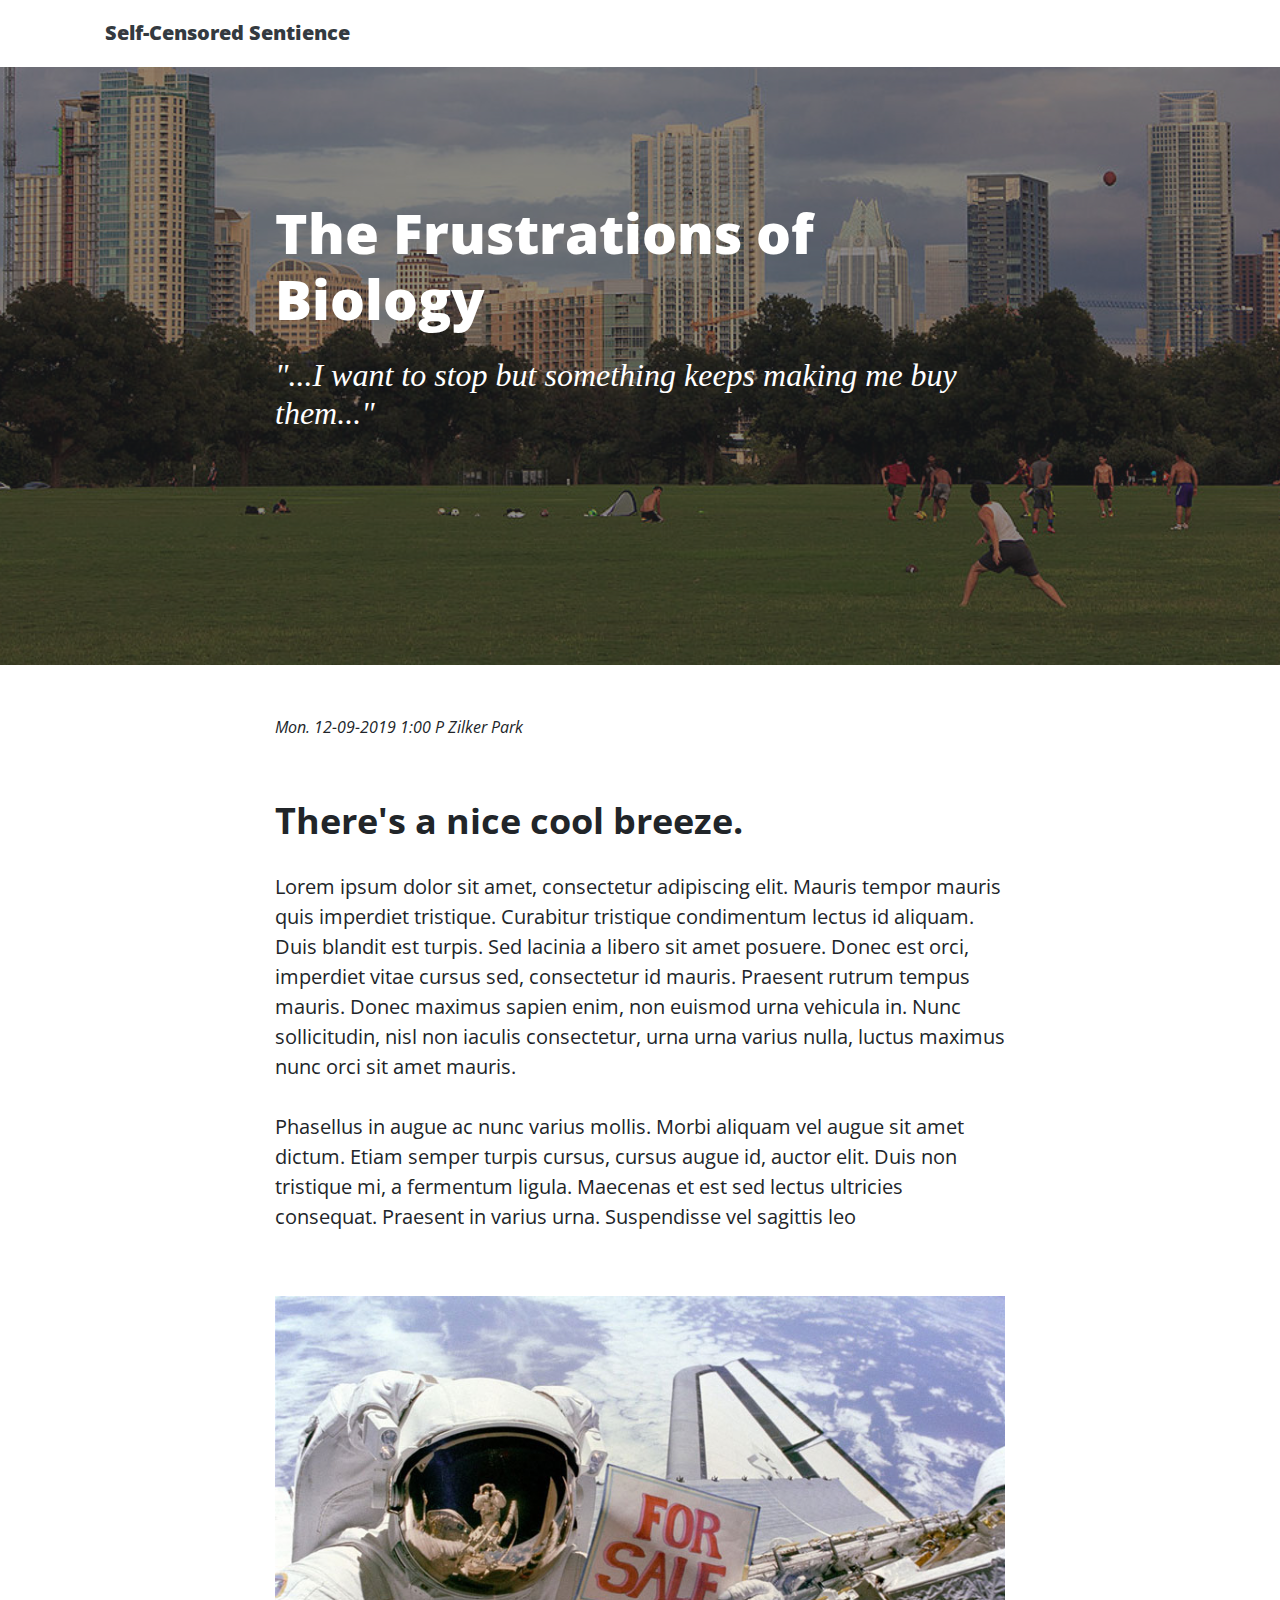
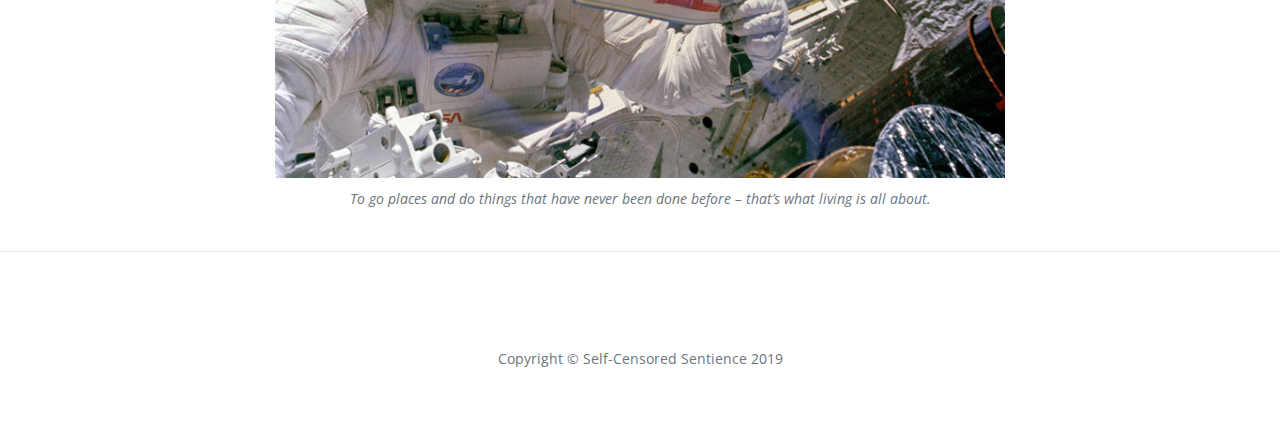
<file: the-frustrations-of-biology_mon_12-09-2019_100-p.html>
<!DOCTYPE html>
<html lang="en">

<head>

   <meta charset="utf-8">
   <meta name="viewport" content="width=device-width, initial-scale=1, shrink-to-fit=no">
   <meta name="description" content="">
   <meta name="author" content="">

   <title>The Frustrations of Biology | 12-09-2019</title>

   <!-- Bootstrap core CSS -->
   <link href="vendor/bootstrap/css/bootstrap.min.css" rel="stylesheet">

   <!-- Custom fonts for this template -->
   <link href="vendor/fontawesome-free/css/all.min.css" rel="stylesheet" type="text/css">
   <link href='https://fonts.googleapis.com/css?family=Lora:400,700,400italic,700italic' rel='stylesheet' type='text/css'>
   <link href='https://fonts.googleapis.com/css?family=Open+Sans:300italic,400italic,600italic,700italic,800italic,400,300,600,700,800' rel='stylesheet' type='text/css'>

   <!-- Custom styles for this template -->
   <link href="css/clean-blog.css" rel="stylesheet">

</head>

<body>

     <!-- Navigation -->
     <nav class="navbar navbar-expand-lg navbar-light fixed-top" id="mainNav">
          <div class="container">
               <a class="navbar-brand" href="index.html">Self-Censored Sentience</a>
          </div>
     </nav>

     <!-- Page Header -->
     <header class="masthead" style="background-image: url('img/the-frustrations-of-biology_mon_12-09-2019_100-p_hero.jpg')">
          <div class="overlay"></div>
          <div class="container">
               <div class="row">
                    <div class="col-lg-8 col-md-10 mx-auto">
                         <div class="post-heading">
                              <h1 class="post-title">The Frustrations of Biology</h1>
                              <h2 class="post-subtitle">"...I want to stop but something keeps making me buy them..."</h2>
                         </div>
                    </div>
               </div>
          </div>
     </header>

<!-- Post Content -->
<article>
     <div class="container">
          <div class="row">
               <div class="col-lg-8 col-md-10 mx-auto">

                    <!-- Post Date Time and Location -->
                    <p class="post-meta">Mon. 12-09-2019 1:00 P <a href="https://goo.gl/maps/yTnhvbhvhCBDjvRy8"  target="_blank">Zilker Park</a></p>


                    <!-- Section Heading -->
                    <h2 class="section-heading">There's a nice cool breeze.</h2>


                    <!-- Paragraph -->
                    <p>Lorem ipsum dolor sit amet, consectetur adipiscing elit. Mauris tempor mauris quis imperdiet tristique. Curabitur tristique condimentum lectus id aliquam. Duis blandit est turpis. Sed lacinia a libero sit amet posuere. Donec est orci, imperdiet vitae cursus sed, consectetur id mauris. Praesent rutrum tempus mauris. Donec maximus sapien enim, non euismod urna vehicula in. Nunc sollicitudin, nisl non iaculis consectetur, urna urna varius nulla, luctus maximus nunc orci sit amet mauris.</p>

                    <p>Phasellus in augue ac nunc varius mollis. Morbi aliquam vel augue sit amet dictum. Etiam semper turpis cursus, cursus augue id, auctor elit. Duis non tristique mi, a fermentum ligula. Maecenas et est sed lectus ultricies consequat. Praesent in varius urna. Suspendisse vel sagittis leo</p>

                    <!-- Image -->
                    <figure>
                         <a href="#"><img class="img-fluid" src="img/post-sample-image.jpg" alt=""></a>
                         <figcaption class="caption text-muted">To go places and do things that have never been done before – that’s what living is all about.</figcaption>
                    </figure>

               </div>
          </div>
     </div>
</article>

<hr>

<!-- Footer -->
<footer>
     <div class="container">
          <div class="row">
               <div class="col-lg-8 col-md-10 mx-auto">
                   <p class="copyright text-muted">Copyright &copy; Self-Censored Sentience 2019</p>
              </div>
         </div>
    </div>
</footer>

<!-- Bootstrap core JavaScript -->
<script src="vendor/jquery/jquery.min.js"></script>
<script src="vendor/bootstrap/js/bootstrap.bundle.min.js"></script>

<!-- Custom scripts for this template -->
<script src="js/clean-blog.min.js"></script>

</body>

</html>
</file>
<file: css/clean-blog.css>
/*!
 * Start Bootstrap - Clean Blog v5.0.8 (https://startbootstrap.com/template-overviews/clean-blog)
 * Copyright 2013-2019 Start Bootstrap
 * Licensed under MIT (https://github.com/BlackrockDigital/startbootstrap-clean-blog/blob/master/LICENSE)
 */

body {
  font-size: 20px;
  color: #212529;
  font-family: 'Open Sans', 'Helvetica Neue', Helvetica, Arial, sans-serif;
}

p {
  line-height: 1.5;
  margin: 30px 0;
}

p a {
  text-decoration: underline;
}

h1,
h2,
h3,
h4,
h5,
h6 {
  font-weight: 800;
  font-family: 'Open Sans', 'Helvetica Neue', Helvetica, Arial, sans-serif;
}

a {
  color: #212529;
  transition: all 0.2s;
}

a:focus, a:hover {
  color: #0085A1;
}

blockquote {
  font-style: italic;
  color: #868e96;
}

.section-heading {
  font-size: 36px;
  font-weight: 700;
  margin-top: 60px;
}

.caption {
  font-size: 14px;
  font-style: italic;
  display: block;
  margin: 0;
  padding: 10px;
  text-align: center;
  border-bottom-right-radius: 5px;
  border-bottom-left-radius: 5px;
}

::-moz-selection {
  color: #fff;
  background: #0085A1;
  text-shadow: none;
}

::selection {
  color: #fff;
  background: #0085A1;
  text-shadow: none;
}

img::-moz-selection {
  color: #fff;
  background: transparent;
}

img::selection {
  color: #fff;
  background: transparent;
}

img::-moz-selection {
  color: #fff;
  background: transparent;
}

.no-header-image{
  margin-top: 5rem;
}

#mainNav {
  position: absolute;
  border-bottom: 1px solid #e9ecef;
  background-color: white;
  font-family: 'Open Sans', 'Helvetica Neue', Helvetica, Arial, sans-serif;
}

#mainNav .navbar-brand {
  font-weight: 800;
  color: #343a40;
}

#mainNav .navbar-toggler {
  font-size: 12px;
  font-weight: 800;
  padding: 13px;
  text-transform: uppercase;
  color: #343a40;
}

#mainNav .navbar-nav > li.nav-item > a {
  font-size: 12px;
  font-weight: 800;
  letter-spacing: 1px;
  text-transform: uppercase;
}

@media only screen and (min-width: 992px) {
  #mainNav {
    border-bottom: 1px solid transparent;
  }
  #mainNav .navbar-brand {
    padding: 10px 20px;
  }
  #mainNav .navbar-brand:focus, #mainNav .navbar-brand:hover {
    color: #0085A1;
  }
  #mainNav .navbar-nav > li.nav-item > a {
    padding: 10px 20px;
    color: #fff;
  }
  #mainNav .navbar-nav > li.nav-item > a:focus, #mainNav .navbar-nav > li.nav-item > a:hover {
    color: rgba(255, 255, 255, 0.8);
  }
}

@media only screen and (min-width: 992px) {
  #mainNav {
    transition: background-color 0.2s;
    /* Force Hardware Acceleration in WebKit */
    transform: translate3d(0, 0, 0);
    -webkit-backface-visibility: hidden;
  }
  #mainNav.is-fixed {
    /* when the user scrolls down, we hide the header right above the viewport */
    position: fixed;
    top: -67px;
    transition: transform 0.2s;
    border-bottom: 1px solid white;
    background-color: rgba(255, 255, 255, 0.9);
  }
  #mainNav.is-fixed .navbar-brand {
    color: #212529;
  }
  #mainNav.is-fixed .navbar-brand:focus, #mainNav.is-fixed .navbar-brand:hover {
    color: #0085A1;
  }
  #mainNav.is-fixed .navbar-nav > li.nav-item > a {
    color: #212529;
  }
  #mainNav.is-fixed .navbar-nav > li.nav-item > a:focus, #mainNav.is-fixed .navbar-nav > li.nav-item > a:hover {
    color: #0085A1;
  }
  #mainNav.is-visible {
    /* if the user changes the scrolling direction, we show the header */
    transform: translate3d(0, 100%, 0);
  }
}

figure {
  margin-top: 4rem;
}

header.masthead {
  margin-bottom: 50px;
  background: no-repeat center center;
  background-color: #868e96;
  background-attachment: scroll;
  position: relative;
  background-size: cover;
}

header.masthead .overlay {
  position: absolute;
  top: 0;
  left: 0;
  height: 100%;
  width: 100%;
  background-color: #212529;
  opacity: 0.5;
}

header.masthead .page-heading,
header.masthead .post-heading,
header.masthead .site-heading {
  padding: 200px 0 150px;
  color: white;
}

@media only screen and (min-width: 768px) {
  header.masthead .page-heading,
  header.masthead .post-heading,
  header.masthead .site-heading {
    padding: 200px 0;
  }
}

header.masthead .page-heading,
header.masthead .site-heading {
  text-align: center;
}

header.masthead .page-heading h1,
header.masthead .site-heading h1 {
  font-size: 50px;
  margin-top: 0;
}

header.masthead .page-heading .subheading,
header.masthead .site-heading .subheading {
  font-size: 24px;
  font-weight: 300;
  line-height: 1.1;
  display: block;
  margin: 10px 0 0;
  font-family: 'Open Sans', 'Helvetica Neue', Helvetica, Arial, sans-serif;
}

@media only screen and (min-width: 768px) {
  header.masthead .page-heading h1,
  header.masthead .site-heading h1 {
    font-size: 80px;
  }
}

header.masthead .post-heading h1 {
  font-size: 35px;
}

header.masthead .post-heading .meta,
header.masthead .post-heading .subheading {
  line-height: 1.1;
  display: block;
}

header.masthead .post-heading .subheading {
  font-size: 24px;
  font-weight: 600;
  margin: 10px 0 30px;
  font-family: 'Open Sans', 'Helvetica Neue', Helvetica, Arial, sans-serif;
}

header.masthead .post-heading .meta {
  font-size: 20px;
  font-weight: 300;
  font-style: italic;
  font-family: 'Open Sans', 'Helvetica Neue', Helvetica, Arial, sans-serif;
}

header.masthead .post-heading .meta a {
  color: #fff;
}

@media only screen and (min-width: 768px) {
  header.masthead .post-heading h1 {
    font-size: 55px;
  }
  header.masthead .post-heading .subheading {
    font-size: 30px;
  }
}

.post-preview > a {
  color: #212529;
}

.post-preview > a:focus, .post-preview > a:hover {
  text-decoration: none;
  color: #0085A1;
}

.post-preview > a > .post-title {
  font-size: 30px;
  margin-top: 30px;
}

.post-title {
  margin-bottom: 1.5rem;
}

.post-subtitle {
  font-weight: 300;
  font-style: italic;
  margin: 0 0 2rem;
  font-family: 'Merriweather', serif;
}

.post-meta {
  font-size: 16px;
  font-style: italic;
  margin-top: 0;
}

.post-meta > a {
  text-decoration: none;
  color: #212529;
}

.post-meta > a:focus, .post-meta > a:hover {
  text-decoration: underline;
  color: #0085A1;
}

@media only screen and (min-width: 768px) {
  .post-preview > a > .post-title {
    font-size: 36px;
  }
}

.floating-label-form-group {
  font-size: 14px;
  position: relative;
  margin-bottom: 0;
  padding-bottom: 0.5em;
  border-bottom: 1px solid #dee2e6;
}

.floating-label-form-group input,
.floating-label-form-group textarea {
  font-size: 1.5em;
  position: relative;
  z-index: 1;
  padding: 0;
  resize: none;
  border: none;
  border-radius: 0;
  background: none;
  box-shadow: none !important;
  font-family: 'Open Sans', 'Helvetica Neue', Helvetica, Arial, sans-serif;
}

.floating-label-form-group input::-webkit-input-placeholder,
.floating-label-form-group textarea::-webkit-input-placeholder {
  color: #868e96;
  font-family: 'Open Sans', 'Helvetica Neue', Helvetica, Arial, sans-serif;
}

.floating-label-form-group label {
  font-size: 0.85em;
  line-height: 1.764705882em;
  position: relative;
  z-index: 0;
  top: 2em;
  display: block;
  margin: 0;
  transition: top 0.3s ease, opacity 0.3s ease;
  vertical-align: middle;
  vertical-align: baseline;
  opacity: 0;
}

.floating-label-form-group .help-block {
  margin: 15px 0;
}

.floating-label-form-group-with-value label {
  top: 0;
  opacity: 1;
}

.floating-label-form-group-with-focus label {
  color: #0085A1;
}

form .form-group:first-child .floating-label-form-group {
  border-top: 1px solid #dee2e6;
}

footer {
  padding: 50px 0 65px;
}

footer .list-inline {
  margin: 0;
  padding: 0;
}

footer .copyright {
  font-size: 14px;
  margin-bottom: 0;
  text-align: center;
}

.btn {
  font-size: 14px;
  font-weight: 800;
  padding: 15px 25px;
  letter-spacing: 1px;
  text-transform: uppercase;
  border-radius: 0;
  font-family: 'Open Sans', 'Helvetica Neue', Helvetica, Arial, sans-serif;
}

.btn-primary {
  background-color: #0085A1;
  border-color: #0085A1;
}

.btn-primary:hover, .btn-primary:focus, .btn-primary:active {
  color: #fff;
  background-color: #00657b !important;
  border-color: #00657b !important;
}

.btn-lg {
  font-size: 16px;
  padding: 25px 35px;
}
</file>
